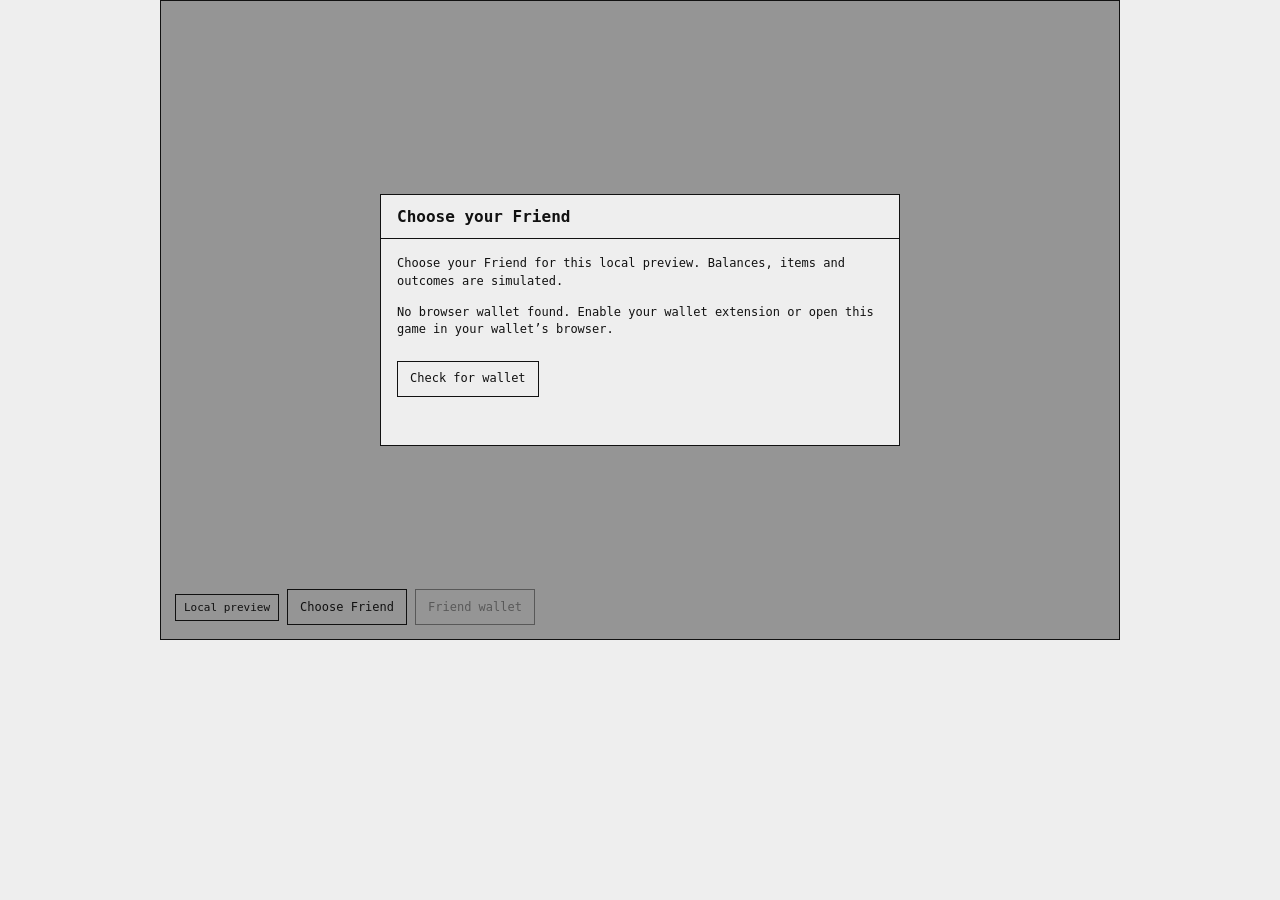
<file: index.html>
<!doctype html>
<html lang="en"><head><meta charset="utf-8"><meta name="viewport" content="width=device-width,initial-scale=1"><title>Rare Care</title><link rel="stylesheet" href="./runtime.css"><link rel="stylesheet" href="./layout.css"></head><body><main id="root"></main><script src="./runtime.js"></script></body></html>
</file>
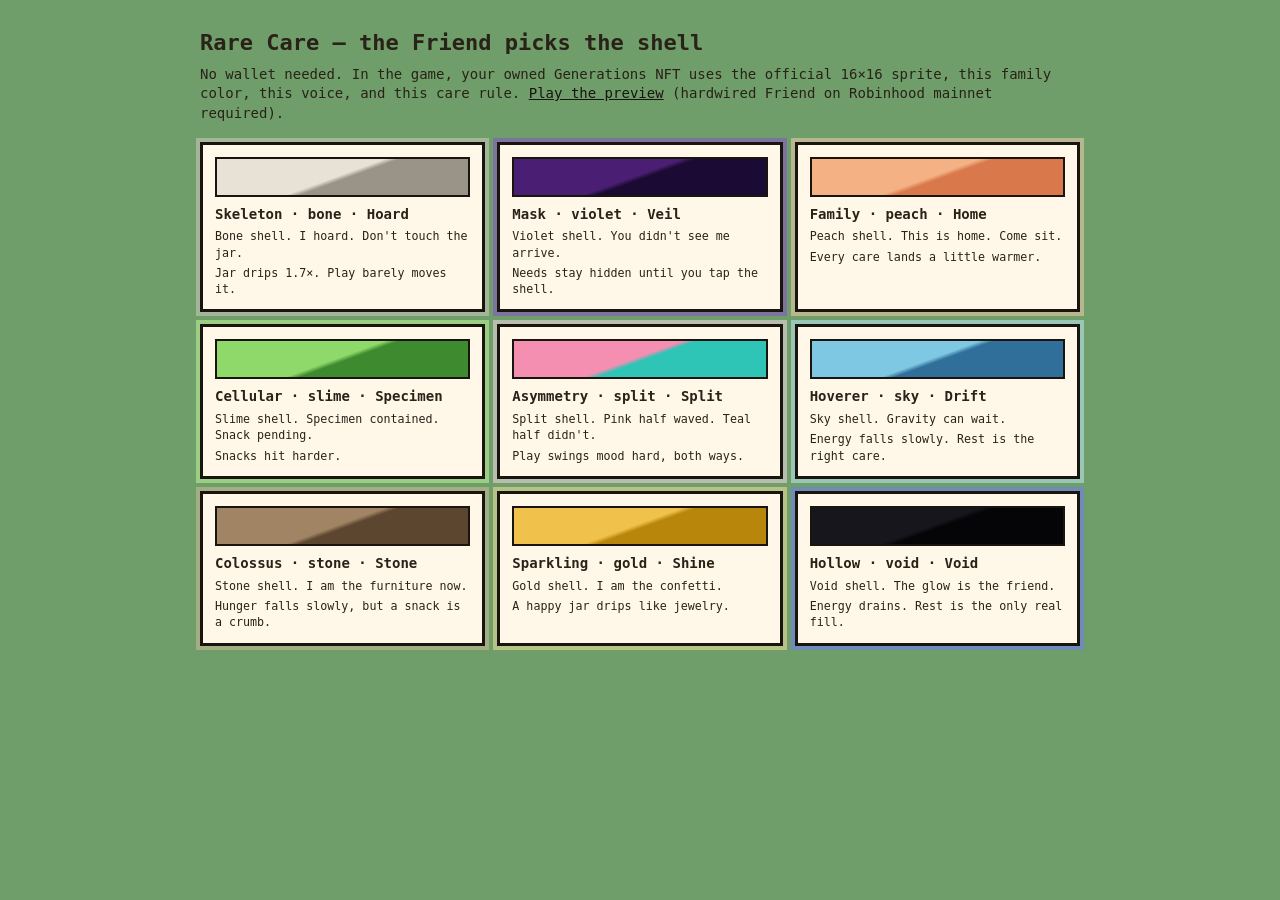
<file: families.html>
<!doctype html>
<html lang="en">
<head>
  <meta charset="utf-8" />
  <meta name="viewport" content="width=device-width, initial-scale=1" />
  <title>Rare Care — family shells</title>
  <style>
    body { margin: 0; background: #6f9e6a; color: #2a2118; font: 14px/1.4 ui-monospace, Menlo, Consolas, monospace; }
    main { max-width: 880px; margin: 0 auto; padding: 28px 16px 48px; }
    h1 { font-size: 22px; margin: 0 0 6px; }
    p { margin: 0 0 18px; }
    a { color: #1a1410; }
    ul { list-style: none; padding: 0; display: grid; grid-template-columns: repeat(auto-fill, minmax(240px, 1fr)); gap: 12px; }
    li { background: #fff8e8; border: 3px solid #1a1410; padding: 12px; box-shadow: 0 0 0 4px color-mix(in srgb, var(--glow) 50%, transparent); }
    i { display: block; height: 36px; border: 2px solid #1a1410; margin-bottom: 8px; background: linear-gradient(160deg, var(--a) 0 48%, var(--b) 52% 100%); }
    strong { display: block; }
    small { display: block; margin-top: 4px; }
  </style>
</head>
<body>
  <main>
    <h1>Rare Care — the Friend picks the shell</h1>
    <p>No wallet needed. In the game, your owned Generations NFT uses the official 16×16 sprite, this family color, this voice, and this care rule. <a href="./">Play the preview</a> (hardwired Friend on Robinhood mainnet required).</p>
    <ul>
      <li style="--a:#e8e2d6;--b:#9a9488;--glow:#d7d1c6"><i></i><strong>Skeleton · bone · Hoard</strong><small>Bone shell. I hoard. Don't touch the jar.</small><small>Jar drips 1.7×. Play barely moves it.</small></li>
      <li style="--a:#4a1f73;--b:#1b0a33;--glow:#8a4ad4"><i></i><strong>Mask · violet · Veil</strong><small>Violet shell. You didn't see me arrive.</small><small>Needs stay hidden until you tap the shell.</small></li>
      <li style="--a:#f4b184;--b:#d9784a;--glow:#ffd2b0"><i></i><strong>Family · peach · Home</strong><small>Peach shell. This is home. Come sit.</small><small>Every care lands a little warmer.</small></li>
      <li style="--a:#8fd96a;--b:#3d8a2f;--glow:#c6ff9a"><i></i><strong>Cellular · slime · Specimen</strong><small>Slime shell. Specimen contained. Snack pending.</small><small>Snacks hit harder.</small></li>
      <li style="--a:#f48fb1;--b:#2ec4b6;--glow:#ffe0f0"><i></i><strong>Asymmetry · split · Split</strong><small>Split shell. Pink half waved. Teal half didn't.</small><small>Play swings mood hard, both ways.</small></li>
      <li style="--a:#7ec8e3;--b:#2f6f9a;--glow:#c5f0ff"><i></i><strong>Hoverer · sky · Drift</strong><small>Sky shell. Gravity can wait.</small><small>Energy falls slowly. Rest is the right care.</small></li>
      <li style="--a:#a18463;--b:#5c4630;--glow:#d7c09a"><i></i><strong>Colossus · stone · Stone</strong><small>Stone shell. I am the furniture now.</small><small>Hunger falls slowly, but a snack is a crumb.</small></li>
      <li style="--a:#f0c14b;--b:#b8860b;--glow:#ffe9a0"><i></i><strong>Sparkling · gold · Shine</strong><small>Gold shell. I am the confetti.</small><small>A happy jar drips like jewelry.</small></li>
      <li style="--a:#16161c;--b:#050508;--glow:#6e7cff"><i></i><strong>Hollow · void · Void</strong><small>Void shell. The glow is the friend.</small><small>Energy drains. Rest is the only real fill.</small></li>
    </ul>
  </main>
</body>
</html>
</file>
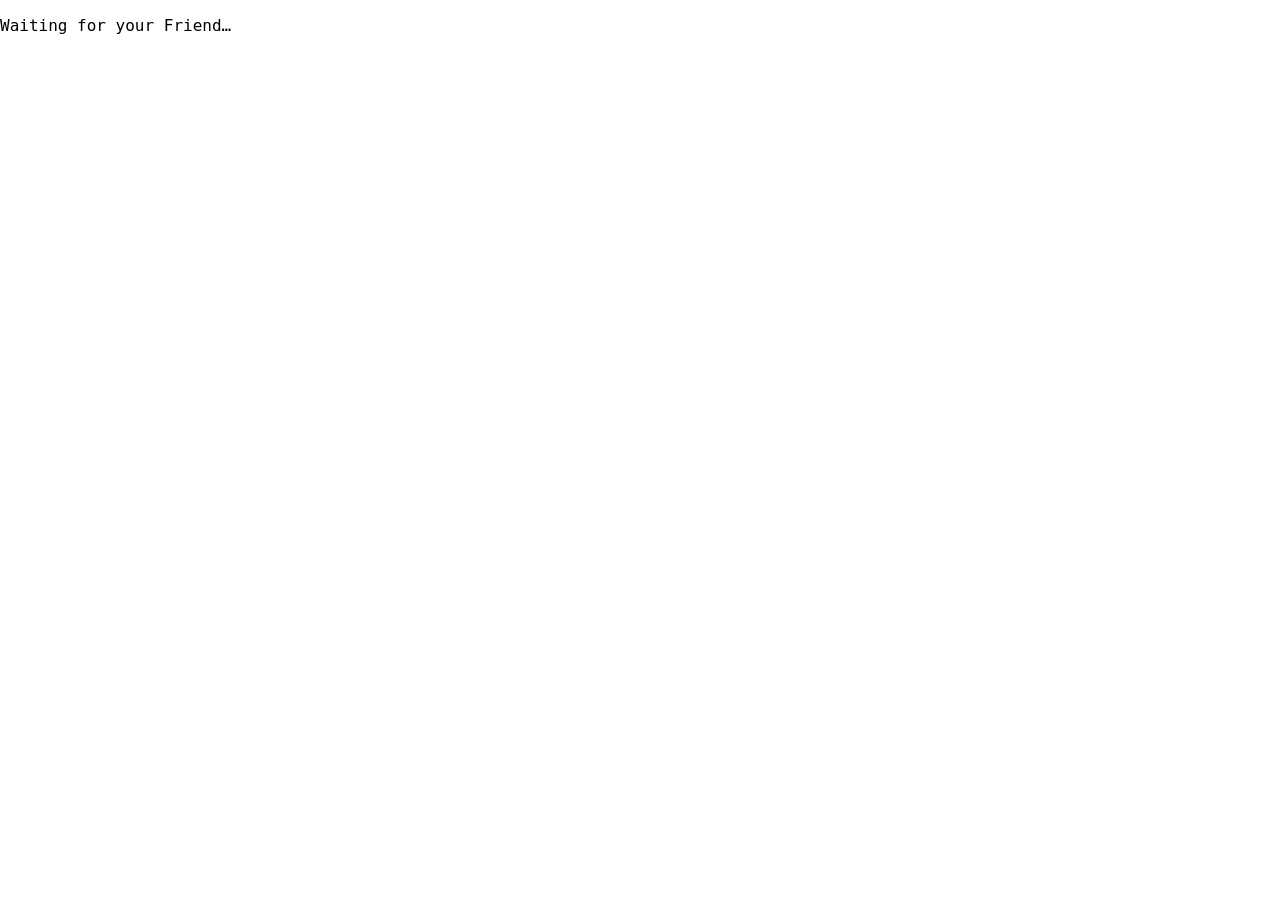
<file: game.html>
<!doctype html>
<html lang="en"><head><meta charset="utf-8"><meta name="viewport" content="width=device-width,initial-scale=1"><meta http-equiv="Content-Security-Policy" content="default-src 'none'; script-src 'self'; style-src 'self' 'unsafe-inline'; img-src 'self' blob: data:; font-src 'self'; media-src 'self' blob:; connect-src 'self' https://rpc.mainnet.chain.robinhood.com; base-uri 'none'; form-action 'none'; frame-src 'none'"><title>Rare Care</title><link rel="stylesheet" href="./game.css"><link rel="stylesheet" href="./game-layout.css"></head><body><main id="root"></main><script src="./game.js"></script></body></html>
</file>
<file: runtime.css>
.rf-game-frame{position:relative;isolation:isolate;contain:layout paint;box-sizing:border-box;container-type:inline-size;width:100%;max-width:var(--rf-game-max-width, 960px);aspect-ratio:var(--rf-game-aspect-ratio, 3 / 2);min-width:0;overflow:hidden;color:#111;background:#eee;border:1px solid #111;font:12px/1.4 ui-monospace,monospace}.rf-game-frame *,.rf-frame-scrim *{box-sizing:border-box}.rf-frame-chrome{position:absolute;inset:0;display:flex;flex-direction:column;min-height:0}.rf-frame-toolbar{position:absolute;z-index:2;left:14px;right:70px;bottom:14px;min-width:0;display:flex;align-items:center;gap:8px;pointer-events:none}.rf-frame-toolbar>*{pointer-events:auto;border:1px solid #111;background:#eee;padding:6px 8px}.rf-frame-mode{min-width:0;font:11px ui-monospace,monospace}.rf-frame-toolbar button,.rf-frame-selected-friend{max-width:38%;overflow:hidden;text-overflow:ellipsis;white-space:nowrap}.rf-frame-viewport{position:relative;flex:1;min-width:0;min-height:0;overflow:hidden}.rf-frame-viewport>iframe{width:100%;height:100%;display:block;border:0}.rf-game-frame button,.rf-frame-scrim button{padding:8px 12px;min-height:36px;border:1px solid #111;background:#eee;color:#111;font:inherit;cursor:pointer}.rf-game-frame button:disabled,.rf-frame-scrim button:disabled{opacity:.45;cursor:default}.rf-game-frame button:focus-visible,.rf-frame-scrim button:focus-visible{outline:3px solid #111;outline-offset:-3px}.rf-game-frame button:hover:not(:disabled),.rf-frame-scrim button:hover:not(:disabled){background:#ddd}.rf-frame-scrim{position:absolute;inset:0;z-index:30;padding:20px;display:grid;place-items:center;overflow:hidden;background:#1116;color:#111;font:12px/1.45 ui-monospace,monospace}.rf-frame-menu{display:flex;flex-direction:column;width:100%;max-width:520px;max-height:100%;min-height:0;overflow:hidden;border:1px solid #111;background:#eee;outline:none}.rf-frame-menu-heading{display:flex;flex-shrink:0;gap:12px;align-items:center;justify-content:space-between;padding:10px 16px;border-bottom:1px solid #111}.rf-frame-menu-heading h2{margin:0;font-size:16px}.rf-frame-menu-heading button{font-size:22px;line-height:1}.rf-frame-menu-body{padding:16px;overflow:auto;overscroll-behavior:contain;min-height:0}.rf-frame-menu-body p{margin:0 0 14px}.rf-frame-menu-body h3{margin:0 0 10px}.rf-frame-menu-footer{flex-shrink:0;display:flex;justify-content:flex-end;gap:8px;padding:12px 16px;border-top:1px solid #111}.rf-frame-friends{display:grid;grid-template-columns:repeat(2,minmax(0,1fr));gap:10px;margin-block:16px}.rf-frame-friends button{display:flex;flex-direction:column;align-items:flex-start;text-align:left;gap:6px;min-height:76px}.rf-frame-friends button[aria-pressed=true]{background:#ddd}.rf-frame-friends small,.rf-frame-note{font-size:12px}.rf-frame-address{overflow-wrap:anywhere;font:12px ui-monospace,monospace}.rf-frame-wallet-balance{font:700 28px ui-monospace,monospace}.rf-game-frame .rf-frame-primary,.rf-frame-scrim .rf-frame-primary{background:#111;color:#eee}@container (max-width: 520px){.rf-frame-scrim{padding:6px}.rf-frame-menu-heading{padding:6px 10px}.rf-frame-menu-body{padding:10px}}@media(max-width:520px){.rf-frame-scrim{padding:6px}.rf-frame-menu-heading{padding:6px 10px}.rf-frame-menu-body{padding:10px}.rf-frame-toolbar{left:6px;bottom:6px;right:42px;gap:4px;font-size:9px}.rf-frame-mode{font-size:9px}.rf-frame-toolbar button{padding-inline:7px}}.rf-runtime-status{position:absolute;inset:0;z-index:1;display:flex;flex-direction:column;align-items:center;justify-content:center;margin:0;padding:20px;text-align:center;background:#eee}.rf-runtime-status p{max-width:36em}.rf-runtime-connection{display:flex;flex-wrap:wrap;gap:8px;align-items:center}.rf-runtime-connection p{flex-basis:100%;overflow-wrap:anywhere}:root{--rf-game-max-width: 960px;--rf-game-aspect-ratio: 3 / 2}
</file>
<file: layout.css>
*{box-sizing:border-box}html,body{margin:0;font-family:ui-monospace,monospace;background:#eee}#root{max-width:var(--rf-game-max-width,960px);margin:auto}
</file>
<file: game.css>
.rf-game-frame{position:relative;isolation:isolate;contain:layout paint;box-sizing:border-box;container-type:inline-size;width:100%;max-width:var(--rf-game-max-width, 960px);aspect-ratio:var(--rf-game-aspect-ratio, 3 / 2);min-width:0;overflow:hidden;color:#111;background:#eee;border:1px solid #111;font:12px/1.4 ui-monospace,monospace}.rf-game-frame *,.rf-frame-scrim *{box-sizing:border-box}.rf-frame-chrome{position:absolute;inset:0;display:flex;flex-direction:column;min-height:0}.rf-frame-toolbar{position:absolute;z-index:2;left:14px;right:70px;bottom:14px;min-width:0;display:flex;align-items:center;gap:8px;pointer-events:none}.rf-frame-toolbar>*{pointer-events:auto;border:1px solid #111;background:#eee;padding:6px 8px}.rf-frame-mode{min-width:0;font:11px ui-monospace,monospace}.rf-frame-toolbar button,.rf-frame-selected-friend{max-width:38%;overflow:hidden;text-overflow:ellipsis;white-space:nowrap}.rf-frame-viewport{position:relative;flex:1;min-width:0;min-height:0;overflow:hidden}.rf-frame-viewport>iframe{width:100%;height:100%;display:block;border:0}.rf-game-frame button,.rf-frame-scrim button{padding:8px 12px;min-height:36px;border:1px solid #111;background:#eee;color:#111;font:inherit;cursor:pointer}.rf-game-frame button:disabled,.rf-frame-scrim button:disabled{opacity:.45;cursor:default}.rf-game-frame button:focus-visible,.rf-frame-scrim button:focus-visible{outline:3px solid #111;outline-offset:-3px}.rf-game-frame button:hover:not(:disabled),.rf-frame-scrim button:hover:not(:disabled){background:#ddd}.rf-frame-scrim{position:absolute;inset:0;z-index:30;padding:20px;display:grid;place-items:center;overflow:hidden;background:#1116;color:#111;font:12px/1.45 ui-monospace,monospace}.rf-frame-menu{display:flex;flex-direction:column;width:100%;max-width:520px;max-height:100%;min-height:0;overflow:hidden;border:1px solid #111;background:#eee;outline:none}.rf-frame-menu-heading{display:flex;flex-shrink:0;gap:12px;align-items:center;justify-content:space-between;padding:10px 16px;border-bottom:1px solid #111}.rf-frame-menu-heading h2{margin:0;font-size:16px}.rf-frame-menu-heading button{font-size:22px;line-height:1}.rf-frame-menu-body{padding:16px;overflow:auto;overscroll-behavior:contain;min-height:0}.rf-frame-menu-body p{margin:0 0 14px}.rf-frame-menu-body h3{margin:0 0 10px}.rf-frame-menu-footer{flex-shrink:0;display:flex;justify-content:flex-end;gap:8px;padding:12px 16px;border-top:1px solid #111}.rf-frame-friends{display:grid;grid-template-columns:repeat(2,minmax(0,1fr));gap:10px;margin-block:16px}.rf-frame-friends button{display:flex;flex-direction:column;align-items:flex-start;text-align:left;gap:6px;min-height:76px}.rf-frame-friends button[aria-pressed=true]{background:#ddd}.rf-frame-friends small,.rf-frame-note{font-size:12px}.rf-frame-address{overflow-wrap:anywhere;font:12px ui-monospace,monospace}.rf-frame-wallet-balance{font:700 28px ui-monospace,monospace}.rf-game-frame .rf-frame-primary,.rf-frame-scrim .rf-frame-primary{background:#111;color:#eee}@container (max-width: 520px){.rf-frame-scrim{padding:6px}.rf-frame-menu-heading{padding:6px 10px}.rf-frame-menu-body{padding:10px}}@media(max-width:520px){.rf-frame-scrim{padding:6px}.rf-frame-menu-heading{padding:6px 10px}.rf-frame-menu-body{padding:10px}.rf-frame-toolbar{left:6px;bottom:6px;right:42px;gap:4px;font-size:9px}.rf-frame-mode{font-size:9px}.rf-frame-toolbar button{padding-inline:7px}}.rf-runtime-status{position:absolute;inset:0;z-index:1;display:flex;flex-direction:column;align-items:center;justify-content:center;margin:0;padding:20px;text-align:center;background:#eee}.rf-runtime-status p{max-width:36em}.rf-runtime-connection{display:flex;flex-wrap:wrap;gap:8px;align-items:center}.rf-runtime-connection p{flex-basis:100%;overflow-wrap:anywhere}.care-root{position:relative;width:100%;height:100%;overflow:hidden;color:#2a2118;font:13px/1.35 ui-monospace,SFMono-Regular,Menlo,Consolas,monospace;background:radial-gradient(circle at 50% 42%,color-mix(in srgb,var(--shell-glow) 35%,transparent),transparent 42%),#6f9e6a;--shell-a: #f4b184;--shell-b: #d9784a;--shell-glow: #ffd2b0;--shell-screen: #2a160e;--shell-ink: #3a2216}.care-root.is-sad{filter:saturate(.82)}.care-room{position:absolute;inset:0}.care-sky{position:absolute;inset:0 0 42%;background:radial-gradient(circle at 82% 18%,#fff6d2 0 18px,transparent 19px),linear-gradient(color-mix(in srgb,var(--shell-glow) 28%,#9fd4ef),#cfe9c4)}.care-wall{position:absolute;left:0;right:0;top:34%;height:22%;background:repeating-linear-gradient(90deg,#d8b48a 0 18px,#cda57a 18px 19px),#d8b48a;box-shadow:inset 0 -10px #b88858}.care-floor{position:absolute;inset:52% 0 0;background:repeating-linear-gradient(90deg,#c9a06a 0 28px,#b88852 28px 29px),#c9a06a}.prop{position:absolute;border:2px solid #2a2118;background:#fff8e8;color:inherit;font:inherit;text-align:left;cursor:pointer;padding:6px 8px;min-width:72px;image-rendering:pixelated}.prop span{display:block;font-weight:700}.prop small{display:block;opacity:.72;font-size:10px}.prop:disabled{opacity:.55;cursor:default}.prop-bed{left:4%;bottom:16%;width:120px;height:58px;background:#f2d2c0}.prop-bed:after{content:"";position:absolute;right:8px;top:8px;width:34px;height:18px;background:#fff;border:2px solid #2a2118}.prop-bowl{left:6%;bottom:38%;background:#f4e1c0}.prop-toy{right:6%;bottom:38%;background:#f7c1d4}.prop-plant{right:7%;top:22%;background:#d7efc4;pointer-events:none}.prop-hats{right:5%;bottom:16%;background:#efe0ff}.prop-paint{left:28%;bottom:10%;background:#d9f0ff}.prop-desk{left:4%;top:20%;background:#ffe9b8}.prop-jar{right:28%;bottom:10%;background:#fff4c4}.prop-jar.is-drip{box-shadow:0 0 0 3px #2f8f6a}.tama{position:absolute;left:50%;top:48%;width:300px;transform:translate(-50%,-50%);filter:drop-shadow(0 0 18px color-mix(in srgb,var(--shell-glow) 80%,transparent)) drop-shadow(0 12px 0 rgba(42,33,24,.2))}.tama-strap{position:absolute;left:50%;top:-36px;width:18px;height:48px;transform:translate(-50%);background:var(--shell-b);border:3px solid #1a1410;border-radius:8px 8px 0 0}.tama-charm{position:absolute;left:calc(50% + 22px);top:-28px;width:16px;height:16px;border:3px solid #1a1410;border-radius:50%;background:var(--shell-a);box-shadow:0 0 10px var(--shell-glow)}.tama-body{position:relative;padding:16px 16px 12px;border:4px solid #1a1410;border-radius:42% 42% 46% 46%/38% 38% 52% 52%;background:linear-gradient(160deg,var(--shell-a) 0 48%,var(--shell-b) 52% 100%);box-shadow:inset 0 0 0 4px color-mix(in srgb,var(--shell-glow) 70%,transparent),0 0 24px color-mix(in srgb,var(--shell-glow) 45%,transparent)}.tama-bezel{padding:8px;border:3px solid #1a1410;border-radius:18px;background:color-mix(in srgb,var(--shell-b) 70%,#111)}.tama-screen{min-height:248px;border:3px solid #1a1410;background:var(--shell-screen);color:#f4f1e8;display:grid;grid-template-rows:168px auto;justify-items:center;padding:6px 6px 8px}.tama.dim .tama-screen{filter:brightness(.62)}.care-sprite{width:168px;height:168px;image-rendering:pixelated}.tama-loading{margin:48px 12px 0;text-align:center;font-size:11px}.tama-meters{width:100%;display:grid;gap:4px;padding:4px 2px 0}.meter{display:grid;grid-template-columns:52px 1fr 24px;gap:6px;align-items:center;font-size:10px}.meter-track{height:8px;border:1px solid #f4f1e8;background:#111}.meter-track i{display:block;height:100%;background:#d9c27a}.meter.high .meter-track i{background:#7ed38a}.meter.low .meter-track i{background:#e07a6a}.tama-keys{display:flex;justify-content:space-between;gap:8px;margin-top:10px}.tama-keys button{flex:1;font:11px/1 ui-monospace,monospace;border:3px solid #1a1410;border-radius:999px;padding:8px 4px;background:color-mix(in srgb,var(--shell-a) 80%,#fff);color:var(--shell-ink);cursor:pointer}.tama-keys button:disabled{opacity:.5;cursor:default}.care-hud{position:absolute;left:10px;right:10px;top:8px;display:flex;gap:8px;align-items:center;pointer-events:none}.care-hud p{margin:0;background:#fff8e8;border:2px solid #1a1410;padding:6px 8px}.care-hud p:first-child{margin-right:auto}.hud-shell{display:flex;align-items:center;gap:8px}.shell-swatch{display:inline-block;width:16px;height:16px;border:2px solid #1a1410;border-radius:4px;background:linear-gradient(160deg,var(--shell-a) 0 48%,var(--shell-b) 52% 100%);box-shadow:0 0 8px var(--shell-glow);flex:0 0 auto}.shell-card{position:absolute;left:50%;top:58px;transform:translate(-50%);z-index:3;display:flex;gap:10px;align-items:center;min-width:280px;background:#fff8e8;border:3px solid #1a1410;padding:10px 12px;box-shadow:0 0 0 4px color-mix(in srgb,var(--shell-glow) 55%,transparent)}.shell-card .shell-swatch{width:28px;height:28px}.shell-card small{display:block;margin-top:2px}.care-postcard{position:absolute;left:12px;right:12px;bottom:8px;margin:0;z-index:2;text-align:center;font-size:11px;color:#2a2118;background:color-mix(in srgb,#fff8e8 88%,transparent);border:2px solid #1a1410;padding:4px 8px}.tama-meters.is-veiled .meter{visibility:hidden}.veil-note{position:absolute;inset:0;display:grid;place-items:center;font-size:10px;letter-spacing:.08em;text-transform:uppercase;color:var(--shell-glow)}.shell-card small{display:block;margin-top:2px;font-size:11px}.care-hud button{pointer-events:auto;font:inherit;border:2px solid #1a1410;background:#fff;padding:7px 10px;cursor:pointer}.care-bubble{position:absolute;left:50%;top:12%;transform:translate(-50%);margin:0;max-width:360px;background:#fff8e8;border:3px solid #1a1410;padding:8px 12px;text-align:center}.care-bubble:after{content:"";position:absolute;left:50%;bottom:-10px;width:12px;height:12px;background:#fff8e8;border-right:3px solid #1a1410;border-bottom:3px solid #1a1410;transform:translate(-50%) rotate(45deg)}.care-hint{position:absolute;left:12px;right:12px;bottom:8px;margin:0;text-align:center;background:#fff8e8;border:2px solid #1a1410;padding:6px;font-size:11px;pointer-events:none}.care-error{position:absolute;left:50%;bottom:44px;transform:translate(-50%);margin:0;background:#ffd0da;border:2px solid #1a1410;padding:6px 10px}.care-boot{height:100%;display:grid;place-content:center;gap:12px;text-align:center;background:#cfe9c4;padding:24px}.care-boot button,.care-grid button,.care-swatches button{font:inherit;border:2px solid #1a1410;background:#fff;padding:8px 10px;cursor:pointer}.earn-grid{display:grid;grid-template-columns:1fr 1fr;gap:8px;margin:12px 0}.earn-grid p{margin:0;background:#fff8e8;border:2px solid #1a1410;padding:8px}.earn-grid small{display:block;margin-top:3px}.buy-row{display:flex;gap:8px;align-items:center;flex-wrap:wrap;margin:10px 0 16px}.buy-row input{width:88px;font:inherit;border:2px solid #1a1410;padding:6px 8px}.care-grid,.care-swatches{display:grid;grid-template-columns:1fr 1fr;gap:8px;margin:12px 0}.care-grid button small,.care-swatches button{display:block}.care-grid .is-on,.care-swatches .is-on{outline:3px solid #1a1410;background:#cf0}.care-root button.rf-frame-primary{background:#cf0}.phone{display:none}@media(max-width:640px){.tama{width:230px;top:48%}.tama-screen{min-height:220px}.prop{min-width:64px;padding:5px 6px;font-size:11px}.care-hud{flex-wrap:wrap}.care-hud p{font-size:10px}.desk{display:none}.phone{display:inline}}
</file>
<file: game-layout.css>
*{box-sizing:border-box}html,body,#root{width:100%;height:100%;margin:0;overflow:hidden;font-family:ui-monospace,monospace}
</file>
